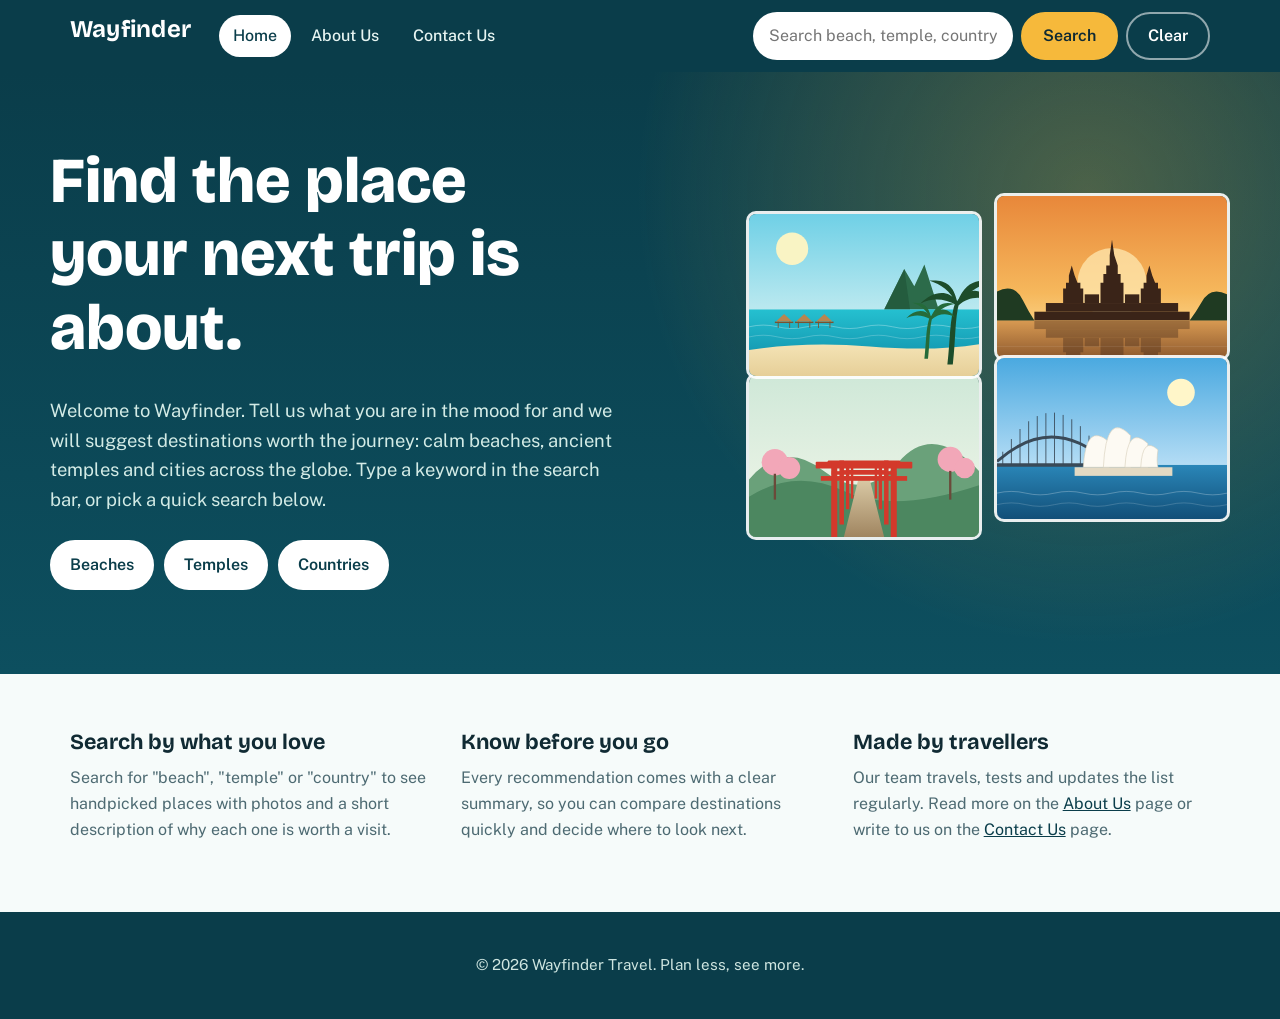
<file: travel-recommendation/travel-recommendation/index.html>
<!DOCTYPE html>
<html lang="en">
<head>
  <meta charset="UTF-8">
  <meta name="viewport" content="width=device-width, initial-scale=1">
  <title>Wayfinder | Travel Recommendations</title>
  <meta name="description" content="Search for beaches, temples and countries and get travel recommendations with photos.">
  <link rel="preconnect" href="https://fonts.googleapis.com">
  <link rel="preconnect" href="https://fonts.gstatic.com" crossorigin>
  <link href="https://fonts.googleapis.com/css2?family=Bricolage+Grotesque:wght@600;700;800&family=Public+Sans:wght@400;500;600&display=swap" rel="stylesheet">
  <link rel="stylesheet" href="styles.css">
</head>
<body>
  <header class="site-header">
    <div class="bar">
      <a class="brand" href="index.html">Wayfinder</a>
      <nav aria-label="Main navigation">
        <ul>
          <li><a href="index.html" aria-current="page">Home</a></li>
          <li><a href="about.html">About Us</a></li>
          <li><a href="contact.html">Contact Us</a></li>
        </ul>
      </nav>
      <form class="search" id="search-form" role="search">
        <input type="text" id="search-input" placeholder="Search beach, temple, country" aria-label="Search destinations" autocomplete="off">
        <button type="submit" class="btn btn-search" id="btn-search">Search</button>
        <button type="button" class="btn btn-clear" id="btn-clear">Clear</button>
      </form>
    </div>
  </header>

  <main>
    <section class="hero">
      <div class="hero-inner">
        <div>
          <h1>Find the place your next trip is about.</h1>
          <p>Welcome to Wayfinder. Tell us what you are in the mood for and we will suggest destinations worth the journey: calm beaches, ancient temples and cities across the globe. Type a keyword in the search bar, or pick a quick search below.</p>
          <div class="chips" aria-label="Quick searches">
            <button type="button" class="chip" data-search="beach">Beaches</button>
            <button type="button" class="chip" data-search="temple">Temples</button>
            <button type="button" class="chip" data-search="country">Countries</button>
          </div>
        </div>
        <div class="hero-art" aria-hidden="true">
          <img src="images/bora-bora.svg" alt="" width="800" height="560">
          <img src="images/angkor-wat.svg" alt="" width="800" height="560">
          <img src="images/kyoto.svg" alt="" width="800" height="560">
          <img src="images/sydney.svg" alt="" width="800" height="560">
        </div>
      </div>
    </section>

    <section class="results-wrap" id="results" hidden aria-live="polite">
      <div class="results-head">
        <h2 id="results-title">Recommendations</h2>
        <p id="results-note"></p>
      </div>
      <div class="cards" id="results-list"></div>
    </section>

    <section class="intro" aria-label="About Wayfinder">
      <div>
        <h2>Search by what you love</h2>
        <p>Search for "beach", "temple" or "country" to see handpicked places with photos and a short description of why each one is worth a visit.</p>
      </div>
      <div>
        <h2>Know before you go</h2>
        <p>Every recommendation comes with a clear summary, so you can compare destinations quickly and decide where to look next.</p>
      </div>
      <div>
        <h2>Made by travellers</h2>
        <p>Our team travels, tests and updates the list regularly. Read more on the <a href="about.html">About Us</a> page or write to us on the <a href="contact.html">Contact Us</a> page.</p>
      </div>
    </section>
  </main>
  <footer class="site-footer">
    <p>&copy; 2026 Wayfinder Travel. Plan less, see more.</p>
  </footer>
  <script src="script.js"></script>
</body>
</html>
</file>
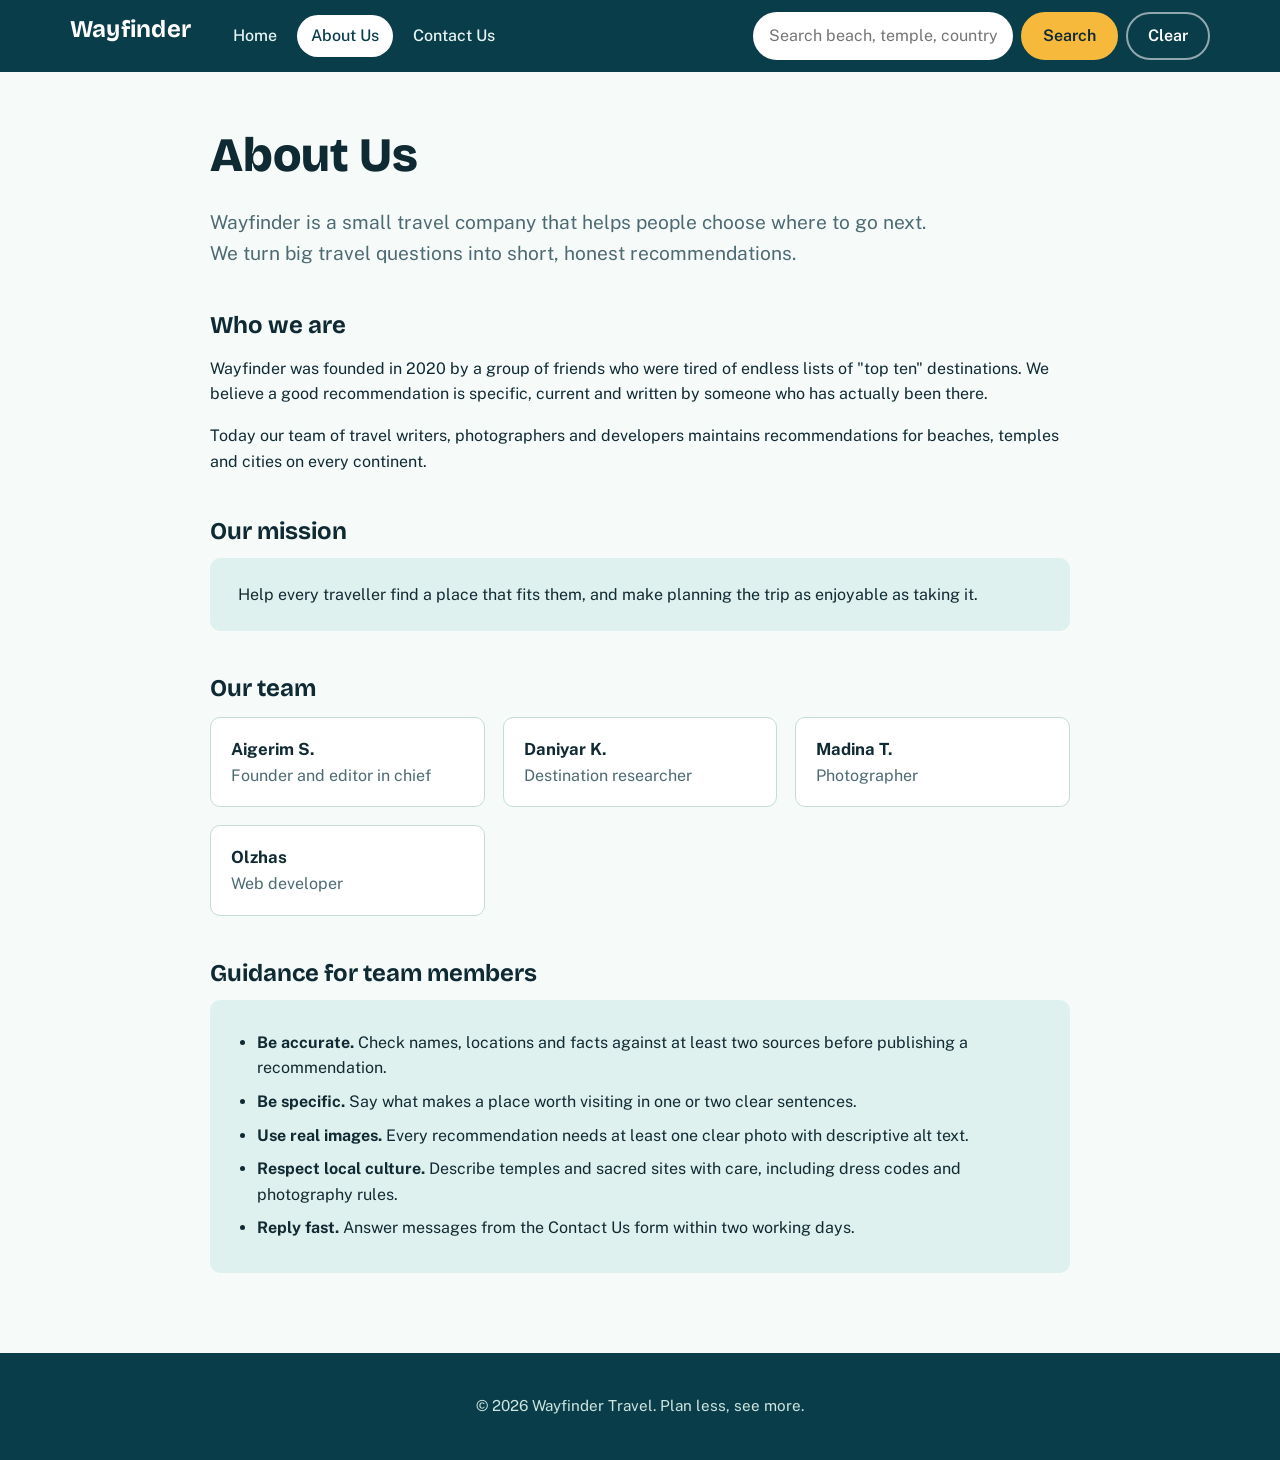
<file: travel-recommendation/travel-recommendation/about.html>
<!DOCTYPE html>
<html lang="en">
<head>
  <meta charset="UTF-8">
  <meta name="viewport" content="width=device-width, initial-scale=1">
  <title>About Us | Wayfinder</title>
  <meta name="description" content="About Wayfinder Travel and guidance for our team members.">
  <link rel="preconnect" href="https://fonts.googleapis.com">
  <link rel="preconnect" href="https://fonts.gstatic.com" crossorigin>
  <link href="https://fonts.googleapis.com/css2?family=Bricolage+Grotesque:wght@600;700;800&family=Public+Sans:wght@400;500;600&display=swap" rel="stylesheet">
  <link rel="stylesheet" href="styles.css">
</head>
<body>
  <header class="site-header">
    <div class="bar">
      <a class="brand" href="index.html">Wayfinder</a>
      <nav aria-label="Main navigation">
        <ul>
          <li><a href="index.html">Home</a></li>
          <li><a href="about.html" aria-current="page">About Us</a></li>
          <li><a href="contact.html">Contact Us</a></li>
        </ul>
      </nav>
      <form class="search" id="search-form" role="search">
        <input type="text" id="search-input" placeholder="Search beach, temple, country" aria-label="Search destinations" autocomplete="off">
        <button type="submit" class="btn btn-search" id="btn-search">Search</button>
        <button type="button" class="btn btn-clear" id="btn-clear">Clear</button>
      </form>
    </div>
  </header>

  <main class="page">
    <h1>About Us</h1>
    <p class="lead">Wayfinder is a small travel company that helps people choose where to go next. We turn big travel questions into short, honest recommendations.</p>

    <section aria-labelledby="who">
      <h2 id="who">Who we are</h2>
      <p>Wayfinder was founded in 2020 by a group of friends who were tired of endless lists of "top ten" destinations. We believe a good recommendation is specific, current and written by someone who has actually been there.</p>
      <p>Today our team of travel writers, photographers and developers maintains recommendations for beaches, temples and cities on every continent.</p>
    </section>

    <section aria-labelledby="mission">
      <h2 id="mission">Our mission</h2>
      <div class="panel">
        <p style="margin:0">Help every traveller find a place that fits them, and make planning the trip as enjoyable as taking it.</p>
      </div>
    </section>

    <section aria-labelledby="team">
      <h2 id="team">Our team</h2>
      <div class="team">
        <div class="member"><strong>Aigerim S.</strong><span>Founder and editor in chief</span></div>
        <div class="member"><strong>Daniyar K.</strong><span>Destination researcher</span></div>
        <div class="member"><strong>Madina T.</strong><span>Photographer</span></div>
        <div class="member"><strong>Olzhas</strong><span>Web developer</span></div>
      </div>
    </section>

    <section aria-labelledby="guide">
      <h2 id="guide">Guidance for team members</h2>
      <div class="panel">
        <ul>
          <li><strong>Be accurate.</strong> Check names, locations and facts against at least two sources before publishing a recommendation.</li>
          <li><strong>Be specific.</strong> Say what makes a place worth visiting in one or two clear sentences.</li>
          <li><strong>Use real images.</strong> Every recommendation needs at least one clear photo with descriptive alt text.</li>
          <li><strong>Respect local culture.</strong> Describe temples and sacred sites with care, including dress codes and photography rules.</li>
          <li><strong>Reply fast.</strong> Answer messages from the Contact Us form within two working days.</li>
        </ul>
      </div>
    </section>
  </main>
  <footer class="site-footer">
    <p>&copy; 2026 Wayfinder Travel. Plan less, see more.</p>
  </footer>
  <script src="script.js"></script>
</body>
</html>
</file>
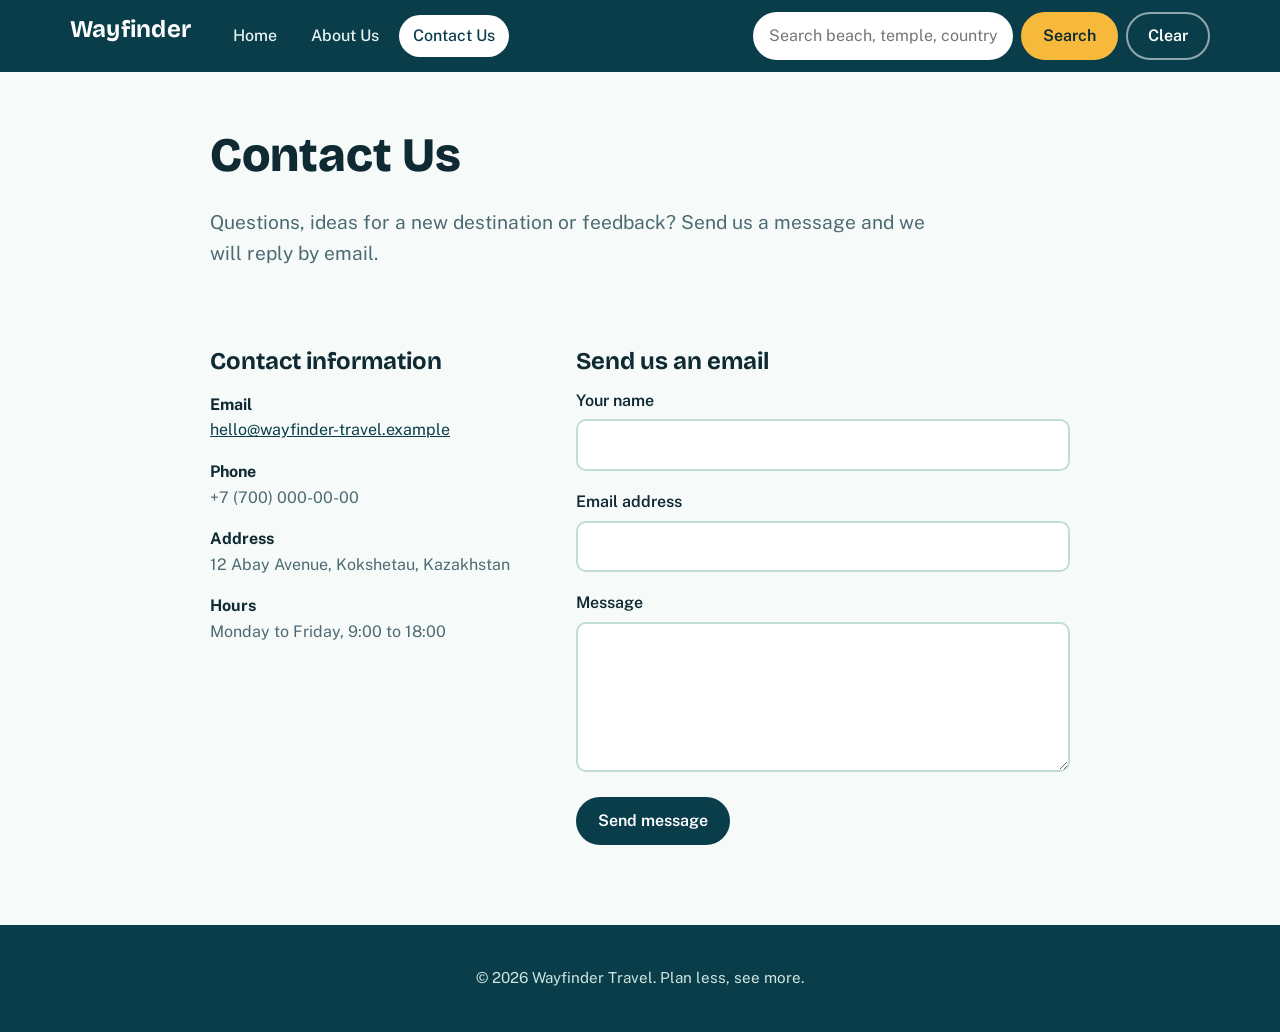
<file: travel-recommendation/travel-recommendation/contact.html>
<!DOCTYPE html>
<html lang="en">
<head>
  <meta charset="UTF-8">
  <meta name="viewport" content="width=device-width, initial-scale=1">
  <title>Contact Us | Wayfinder</title>
  <meta name="description" content="Contact Wayfinder Travel by email or with the contact form.">
  <link rel="preconnect" href="https://fonts.googleapis.com">
  <link rel="preconnect" href="https://fonts.gstatic.com" crossorigin>
  <link href="https://fonts.googleapis.com/css2?family=Bricolage+Grotesque:wght@600;700;800&family=Public+Sans:wght@400;500;600&display=swap" rel="stylesheet">
  <link rel="stylesheet" href="styles.css">
</head>
<body>
  <header class="site-header">
    <div class="bar">
      <a class="brand" href="index.html">Wayfinder</a>
      <nav aria-label="Main navigation">
        <ul>
          <li><a href="index.html">Home</a></li>
          <li><a href="about.html">About Us</a></li>
          <li><a href="contact.html" aria-current="page">Contact Us</a></li>
        </ul>
      </nav>
      <form class="search" id="search-form" role="search">
        <input type="text" id="search-input" placeholder="Search beach, temple, country" aria-label="Search destinations" autocomplete="off">
        <button type="submit" class="btn btn-search" id="btn-search">Search</button>
        <button type="button" class="btn btn-clear" id="btn-clear">Clear</button>
      </form>
    </div>
  </header>

  <main class="page">
    <h1>Contact Us</h1>
    <p class="lead">Questions, ideas for a new destination or feedback? Send us a message and we will reply by email.</p>

    <div class="contact-grid">
      <section aria-labelledby="info">
        <h2 id="info">Contact information</h2>
        <dl class="contact-info">
          <dt>Email</dt>
          <dd><a href="mailto:hello@wayfinder-travel.example">hello@wayfinder-travel.example</a></dd>
          <dt>Phone</dt>
          <dd>+7 (700) 000-00-00</dd>
          <dt>Address</dt>
          <dd>12 Abay Avenue, Kokshetau, Kazakhstan</dd>
          <dt>Hours</dt>
          <dd>Monday to Friday, 9:00 to 18:00</dd>
        </dl>
      </section>

      <section aria-labelledby="send">
        <h2 id="send">Send us an email</h2>
        <form class="contact" id="contact-form">
          <div class="field">
            <label for="name">Your name</label>
            <input type="text" id="name" name="name" required autocomplete="name">
          </div>
          <div class="field">
            <label for="email">Email address</label>
            <input type="email" id="email" name="email" required autocomplete="email">
          </div>
          <div class="field">
            <label for="message">Message</label>
            <textarea id="message" name="message" required></textarea>
          </div>
          <button type="submit" class="btn btn-send">Send message</button>
          <p class="notice" id="form-notice" role="status" hidden></p>
        </form>
      </section>
    </div>
  </main>
  <footer class="site-footer">
    <p>&copy; 2026 Wayfinder Travel. Plan less, see more.</p>
  </footer>
  <script src="script.js"></script>
</body>
</html>
</file>
<file: travel-recommendation/travel-recommendation/styles.css>
:root{
  --deep:#0a3d4a;
  --ink:#102a33;
  --aqua:#dff1ee;
  --paper:#f6fbfa;
  --sun:#f6b93b;
  --line:#c3dcd8;
  --muted:#4d6a72;
  --radius:10px;
}
*{box-sizing:border-box}
html{scroll-behavior:smooth}
body{
  margin:0;
  font-family:"Public Sans","Segoe UI",Roboto,Arial,sans-serif;
  color:var(--ink);
  background:var(--paper);
  line-height:1.6;
}
h1,h2,h3,.brand{
  font-family:"Bricolage Grotesque","Trebuchet MS",Arial,sans-serif;
  line-height:1.15;
  margin:0 0 .5em;
}
a{color:var(--deep)}
:focus-visible{outline:3px solid var(--sun);outline-offset:2px}

/* ---------- Navigation bar ---------- */
.site-header{background:var(--deep);color:#fff;position:sticky;top:0;z-index:10}
.bar{
  max-width:1180px;margin:0 auto;padding:12px 20px;
  display:flex;flex-wrap:wrap;align-items:center;gap:12px 28px;
}
.brand{font-size:1.5rem;font-weight:700;color:#fff;text-decoration:none;letter-spacing:.01em}
.site-header nav ul{list-style:none;margin:0;padding:0;display:flex;gap:6px}
.site-header nav a{
  display:block;padding:8px 14px;border-radius:999px;
  color:#e7f5f2;text-decoration:none;font-weight:500;
}
.site-header nav a:hover{background:rgba(255,255,255,.12)}
.site-header nav a[aria-current="page"]{background:#fff;color:var(--deep)}
.search{margin-left:auto;display:flex;gap:8px;flex-wrap:wrap}
.search input{
  width:260px;max-width:100%;padding:9px 14px;border-radius:999px;
  border:2px solid transparent;font:inherit;background:#fff;color:var(--ink);
}
.search input:focus{border-color:var(--sun);outline:none}
.btn{
  font:inherit;font-weight:600;padding:9px 20px;border-radius:999px;
  border:2px solid var(--sun);cursor:pointer;
}
.btn-search{background:var(--sun);color:var(--ink)}
.btn-search:hover{background:#ffd070}
.btn-clear{background:transparent;color:#fff;border-color:rgba(255,255,255,.55)}
.btn-clear:hover{background:rgba(255,255,255,.14)}

/* ---------- Home ---------- */
.hero{
  background:var(--deep);color:#fff;
  padding:72px 20px 84px;
  background-image:
    radial-gradient(circle at 85% 20%,rgba(246,185,59,.28) 0,rgba(246,185,59,0) 38%),
    linear-gradient(180deg,#0a3d4a 0,#0d4f5f 100%);
}
.hero-inner{max-width:1180px;margin:0 auto;display:grid;grid-template-columns:1.15fr .85fr;gap:40px;align-items:center}
.hero h1{font-size:clamp(2.3rem,5vw,4rem);font-weight:800;max-width:14ch}
.hero p{font-size:1.15rem;max-width:52ch;color:#d3ebe6}
.chips{display:flex;gap:10px;flex-wrap:wrap;margin-top:26px}
.chip{
  font:inherit;font-weight:600;padding:10px 18px;border-radius:999px;cursor:pointer;
  background:#fff;color:var(--deep);border:2px solid #fff;
}
.chip:hover{background:var(--sun);border-color:var(--sun)}
.hero-art{display:grid;grid-template-columns:1fr 1fr;gap:12px}
.hero-art img{width:100%;height:auto;border-radius:var(--radius);display:block;border:3px solid rgba(255,255,255,.9)}
.hero-art img:nth-child(1){transform:translateY(18px)}
.hero-art img:nth-child(4){transform:translateY(-18px)}

.results-wrap{max-width:1180px;margin:0 auto;padding:44px 20px 20px}
.results-wrap[hidden]{display:none}
.results-wrap{scroll-margin-top:72px}
.results-head h2{font-size:1.8rem}
.results-head p{color:var(--muted);margin:0 0 24px}
.cards{display:grid;grid-template-columns:repeat(auto-fill,minmax(300px,1fr));gap:26px}
.card{
  background:#fff;border:1px solid var(--line);border-radius:var(--radius);
  overflow:hidden;display:flex;flex-direction:column;
}
.card img{width:100%;height:auto;aspect-ratio:10/7;object-fit:cover;display:block}
.card-body{padding:18px 20px 22px}
.card-body h3{font-size:1.25rem}
.card-body p{margin:0;color:var(--muted)}
.empty{
  background:var(--aqua);border-radius:var(--radius);padding:22px 24px;
}

.intro{max-width:1180px;margin:0 auto;padding:56px 20px 70px;display:grid;grid-template-columns:repeat(3,1fr);gap:34px}
.intro h2{font-size:1.35rem}
.intro p{margin:0;color:var(--muted)}

/* ---------- Content pages ---------- */
.page{max-width:900px;margin:0 auto;padding:56px 20px 80px}
.page h1{font-size:clamp(2rem,4vw,3rem);font-weight:800}
.lead{font-size:1.2rem;color:var(--muted);max-width:60ch}
.page section{margin-top:44px}
.page h2{font-size:1.5rem}
.panel{background:var(--aqua);border-radius:var(--radius);padding:24px 28px}
.panel ul,.page ol{padding-left:1.2em;margin:.4em 0 0}
.panel li,.page ol li{margin-bottom:.5em}
.team{display:grid;grid-template-columns:repeat(auto-fill,minmax(210px,1fr));gap:18px;margin-top:14px}
.member{border:1px solid var(--line);background:#fff;border-radius:var(--radius);padding:18px 20px}
.member strong{display:block;font-size:1.05rem}
.member span{color:var(--muted)}

.contact-grid{display:grid;grid-template-columns:.8fr 1.2fr;gap:36px;margin-top:36px}
.contact-info dt{font-weight:700;margin-top:16px}
.contact-info dd{margin:0;color:var(--muted)}
form.contact label{display:block;font-weight:600;margin:0 0 6px}
form.contact .field{margin-bottom:18px}
form.contact input,form.contact textarea{
  width:100%;padding:11px 14px;border:2px solid var(--line);border-radius:var(--radius);
  font:inherit;background:#fff;color:var(--ink);
}
form.contact input:focus,form.contact textarea:focus{border-color:var(--deep);outline:none}
form.contact textarea{min-height:150px;resize:vertical}
.btn-send{background:var(--deep);color:#fff;border-color:var(--deep)}
.btn-send:hover{background:#0d5266}
.notice{margin-top:18px;padding:14px 18px;border-radius:var(--radius);background:#e3f6e8;border:1px solid #9fd5ae}
.notice[hidden]{display:none}

.site-footer{background:var(--deep);color:#cfe6e1;text-align:center;padding:26px 20px;font-size:.95rem}

@media (max-width:860px){
  .hero-inner{grid-template-columns:1fr}
  .hero-art{max-width:460px}
  .intro{grid-template-columns:1fr}
  .contact-grid{grid-template-columns:1fr}
  .search{margin-left:0;width:100%}
  .search input{flex:1 1 200px;width:auto}
}
@media (prefers-reduced-motion:reduce){html{scroll-behavior:auto}}
</file>
